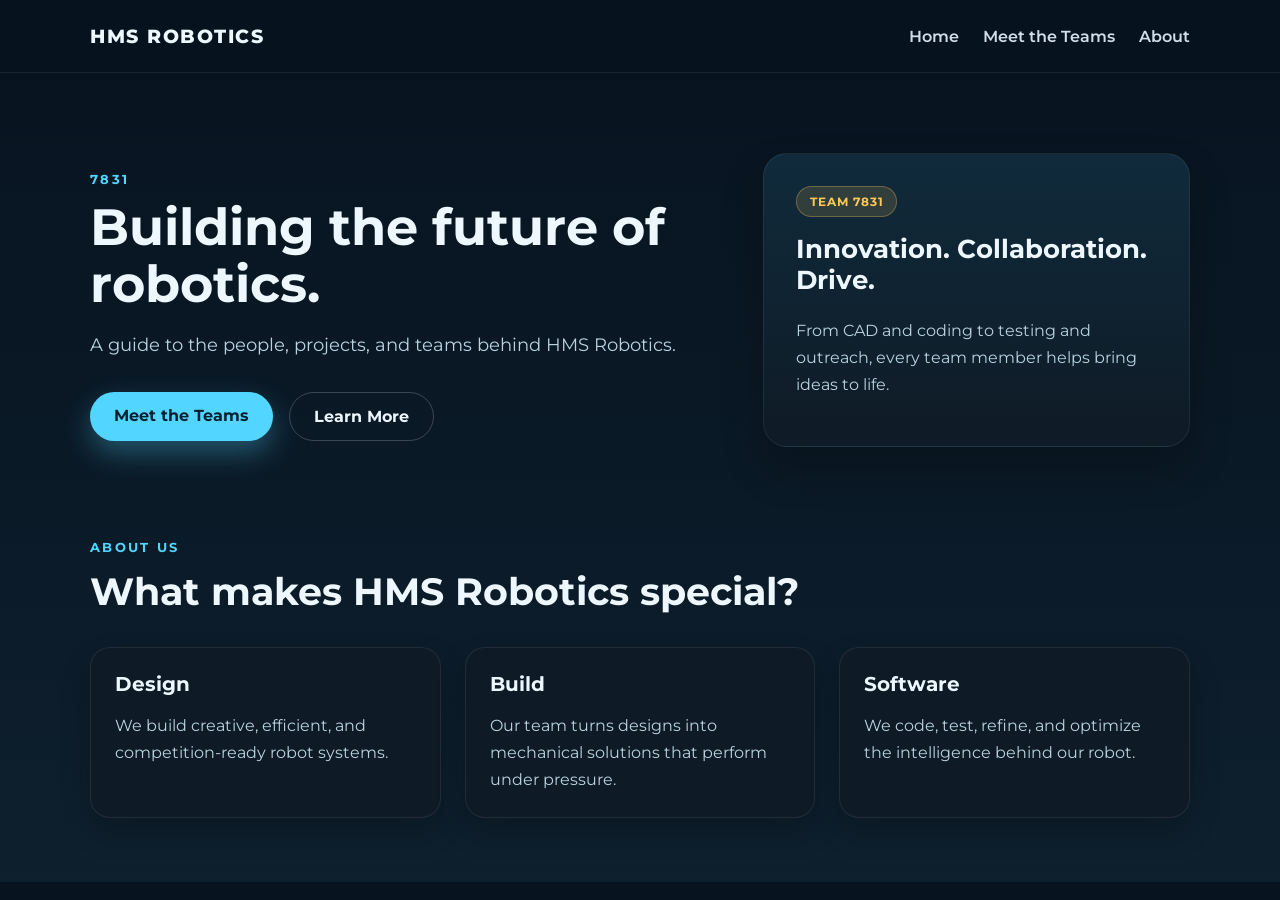
<file: index.html>
<!DOCTYPE html>
<html lang="en">
  <head>
    <meta charset="UTF-8" />
    <meta name="viewport" content="width=device-width, initial-scale=1.0" />
    <title>HMS Robotics</title>
    <link rel="preconnect" href="https://fonts.googleapis.com" />
    <link rel="preconnect" href="https://fonts.gstatic.com" crossorigin />
    <link href="https://fonts.googleapis.com/css2?family=Montserrat:wght@400;600;700;800&display=swap" rel="stylesheet" />
    <link rel="stylesheet" href="styles.css" />
  </head>
  <body>
    <header class="site-header">
      <nav class="nav container">
        <div class="brand">HMS Robotics</div>
        <div class="nav-links">
          <a href="index.html">Home</a>
          <a href="teams.html">Meet the Teams</a>
          <a href="#about">About</a>
        </div>
      </nav>
    </header>

    <main>
      <section class="hero">
        <div class="container hero-content">
          <div>
            <p class="eyebrow">7831</p>
            <h1>Building the future of robotics.</h1>
            <p class="subtitle">
              A guide to the people, projects, and teams behind HMS Robotics.
            </p>
            <div class="hero-actions">
              <a class="button primary" href="teams.html">Meet the Teams</a>
              <a class="button secondary" href="#about">Learn More</a>
            </div>
          </div>
          <div class="hero-card">
            <div class="badge">Team 7831</div>
            <h2>Innovation. Collaboration. Drive.</h2>
            <p>
              From CAD and coding to testing and outreach, every team member helps bring ideas to life.
            </p>
          </div>
        </div>
      </section>

      <section id="about" class="about container">
        <div class="section-heading">
          <p class="eyebrow">About Us</p>
          <h2>What makes HMS Robotics special?</h2>
        </div>
        <div class="about-grid">
          <div class="info-card">
            <h3>Design</h3>
            <p>We build creative, efficient, and competition-ready robot systems.</p>
          </div>
          <div class="info-card">
            <h3>Build</h3>
            <p>Our team turns designs into mechanical solutions that perform under pressure.</p>
          </div>
          <div class="info-card">
            <h3>Software</h3>
            <p>We code, test, refine, and optimize the intelligence behind our robot.</p>
          </div>
        </div>
      </section>
    </main>
  </body>
</html>
</file>
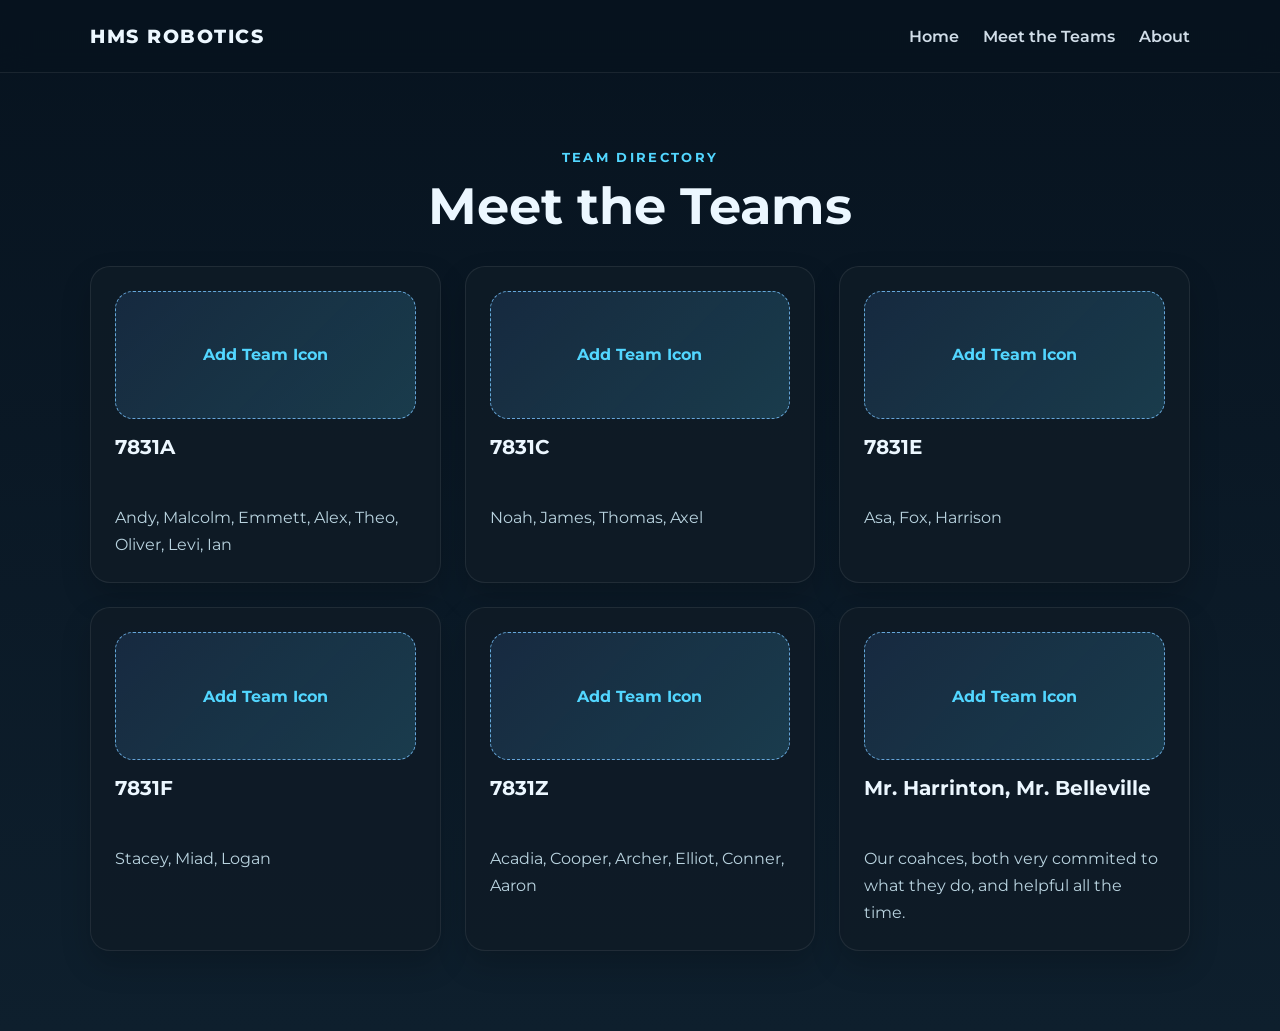
<file: teams.html>
<!DOCTYPE html>
<html lang="en">
  <head>
    <meta charset="UTF-8" />
    <meta name="viewport" content="width=device-width, initial-scale=1.0" />
    <title>Meet the Teams | HMS Robotics</title>
    <link rel="preconnect" href="https://fonts.googleapis.com" />
    <link rel="preconnect" href="https://fonts.gstatic.com" crossorigin />
    <link href="https://fonts.googleapis.com/css2?family=Montserrat:wght@400;600;700;800&display=swap" rel="stylesheet" />
    <link rel="stylesheet" href="styles.css" />
  </head>
  <body>
    <header class="site-header">
      <nav class="nav container">
        <div class="brand">HMS Robotics</div>
        <div class="nav-links">
          <a href="index.html">Home</a>
          <a href="teams.html">Meet the Teams</a>
          <a href="index.html#about">About</a>
        </div>
      </nav>
    </header>

    <main class="page-shell">
      <section class="container">
        <div class="section-heading center">
          <p class="eyebrow">Team Directory</p>
          <h1>Meet the Teams</h1>
        </div>

        <div class="teams-grid">
          <article class="team-card">
            <div class="team-icon" aria-label="Add build team icon">Add Team Icon</div>
            <h3>7831A</h3>
            <p>Andy, Malcolm, Emmett, Alex, Theo, Oliver, Levi, Ian </p>
          </article>

          <article class="team-card">
            <div class="team-icon" aria-label="Add programming team icon">Add Team Icon</div>
            <h3>7831C</h3>
            <p>Noah, James, Thomas, Axel</p>
          </article>

          <article class="team-card">
            <div class="team-icon" aria-label="Add electrical team icon">Add Team Icon</div>
            <h3>7831E</h3>
            <p>Asa, Fox, Harrison</p>
          </article>

          <article class="team-card">
            <div class="team-icon" aria-label="Add design team icon">Add Team Icon</div>
            <h3>7831F</h3>
            <p>Stacey, Miad, Logan</p>
          </article>

          <article class="team-card">
            <div class="team-icon" aria-label="Add outreach team icon">Add Team Icon</div>
            <h3>7831Z</h3>
            <p>Acadia, Cooper, Archer, Elliot, Conner, Aaron</p>
          </article>

          <article class="team-card">
            <div class="team-icon" aria-label="Add media team icon">Add Team Icon</div>
            <h3>Mr. Harrinton, Mr. Belleville</h3>
            <p>Our coahces, both very commited to what they do, and helpful all the time.</p>
          </article>
        </div>
      </section>
    </main>
  </body>
</html>
</file>
<file: styles.css>
:root {
  --bg: #07131f;
  --bg-alt: #0e1f2d;
  --panel: rgba(15, 27, 38, 0.9);
  --panel-strong: #102838;
  --card: #122d3f;
  --primary: #52d6ff;
  --primary-dark: #2aa4cf;
  --secondary: #e7f4ff;
  --accent: #ffc857;
  --text: #ecf7ff;
  --muted: #b9d3df;
  --shadow: rgba(0, 0, 0, 0.24);
}

* {
  box-sizing: border-box;
}

html {
  scroll-behavior: smooth;
}

body {
  margin: 0;
  font-family: "Montserrat", sans-serif;
  background: linear-gradient(180deg, var(--bg) 0%, var(--bg-alt) 100%);
  color: var(--text);
}

img {
  max-width: 100%;
  display: block;
}

.container {
  width: min(1100px, calc(100% - 2rem));
  margin: 0 auto;
}

.site-header {
  background: rgba(7, 19, 31, 0.9);
  border-bottom: 1px solid rgba(255, 255, 255, 0.08);
  position: sticky;
  top: 0;
  z-index: 20;
  backdrop-filter: blur(12px);
}

.nav {
  display: flex;
  justify-content: space-between;
  align-items: center;
  min-height: 72px;
}

.brand {
  font-size: 1.2rem;
  font-weight: 800;
  letter-spacing: 0.08em;
  text-transform: uppercase;
}

.nav-links {
  display: flex;
  gap: 1.5rem;
  flex-wrap: wrap;
}

.nav-links a {
  color: var(--secondary);
  text-decoration: none;
  font-weight: 600;
  opacity: 0.9;
}

.nav-links a:hover {
  opacity: 1;
  color: var(--primary);
}

.hero {
  padding: 5rem 0 4rem;
}

.hero-content {
  display: grid;
  grid-template-columns: 1.2fr 0.8fr;
  gap: 2rem;
  align-items: center;
}

.eyebrow {
  color: var(--primary);
  font-size: 0.8rem;
  letter-spacing: 0.18em;
  text-transform: uppercase;
  font-weight: 700;
  margin-bottom: 0.8rem;
}

h1, h2, h3 {
  margin-top: 0;
}

h1 {
  font-size: clamp(2.5rem, 4vw, 4rem);
  margin-bottom: 1rem;
  line-height: 1.1;
}

.subtitle {
  color: var(--muted);
  font-size: 1.1rem;
  line-height: 1.7;
  max-width: 620px;
}

.hero-actions {
  display: flex;
  flex-wrap: wrap;
  gap: 1rem;
  margin-top: 2rem;
}

.button {
  display: inline-block;
  padding: 0.9rem 1.5rem;
  border-radius: 999px;
  font-weight: 700;
  text-decoration: none;
  transition: transform 0.2s ease, box-shadow 0.2s ease;
}

.button:hover {
  transform: translateY(-2px);
}

.button.primary {
  background: var(--primary);
  color: #062030;
  box-shadow: 0 12px 28px rgba(82, 214, 255, 0.32);
}

.button.secondary {
  background: transparent;
  border: 1px solid rgba(255, 255, 255, 0.2);
  color: var(--text);
}

.hero-card {
  background: linear-gradient(180deg, rgba(18, 45, 63, 0.9), rgba(15, 27, 38, 0.9));
  border: 1px solid rgba(255, 255, 255, 0.07);
  border-radius: 24px;
  padding: 2rem;
  box-shadow: var(--shadow) 0px 22px 42px;
}

.badge {
  display: inline-block;
  background: rgba(255, 200, 87, 0.14);
  color: var(--accent);
  border: 1px solid rgba(255, 200, 87, 0.3);
  border-radius: 999px;
  padding: 0.45rem 0.8rem;
  font-size: 0.78rem;
  font-weight: 700;
  letter-spacing: 0.08em;
  text-transform: uppercase;
}

.hero-card h2 {
  margin-top: 1rem;
  font-size: clamp(1.5rem, 2vw, 2rem);
}

.hero-card p {
  color: var(--muted);
  line-height: 1.7;
}

.about {
  padding: 1rem 0 4rem;
}

.section-heading {
  margin-bottom: 2rem;
}

.section-heading.center {
  text-align: center;
}

.section-heading h2 {
  font-size: clamp(2rem, 3vw, 2.8rem);
}

.about-grid,
.teams-grid {
  display: grid;
  grid-template-columns: repeat(3, minmax(0, 1fr));
  gap: 1.5rem;
}

.info-card,
.team-card {
  background: var(--panel);
  border: 1px solid rgba(255, 255, 255, 0.08);
  border-radius: 20px;
  padding: 1.5rem;
  box-shadow: 0 14px 30px rgba(0, 0, 0, 0.18);
}

.info-card h3,
.team-card h3 {
  font-size: 1.25rem;
  margin-bottom: 0.8rem;
}

.info-card p,
.team-card p {
  color: var(--muted);
  line-height: 1.7;
  margin-bottom: 0;
}

.page-shell {
  padding: 4rem 0 5rem;
}

.team-card {
  display: flex;
  flex-direction: column;
  gap: 1rem;
}

.team-icon {
  height: 128px;
  border-radius: 18px;
  display: grid;
  place-items: center;
  background: linear-gradient(135deg, rgba(87, 159, 255, 0.12), rgba(82, 214, 255, 0.18));
  border: 1px dashed rgba(123, 197, 255, 0.8);
  color: var(--primary);
  font-weight: 700;
  text-align: center;
  padding: 1rem;
}

@media (max-width: 820px) {
  .hero-content,
  .about-grid,
  .teams-grid {
    grid-template-columns: 1fr;
  }

  .nav {
    align-items: flex-start;
    flex-direction: column;
    gap: 0.75rem;
    padding: 1rem 0;
  }

  .nav-links {
    gap: 0.8rem 1.2rem;
  }
}
</file>
